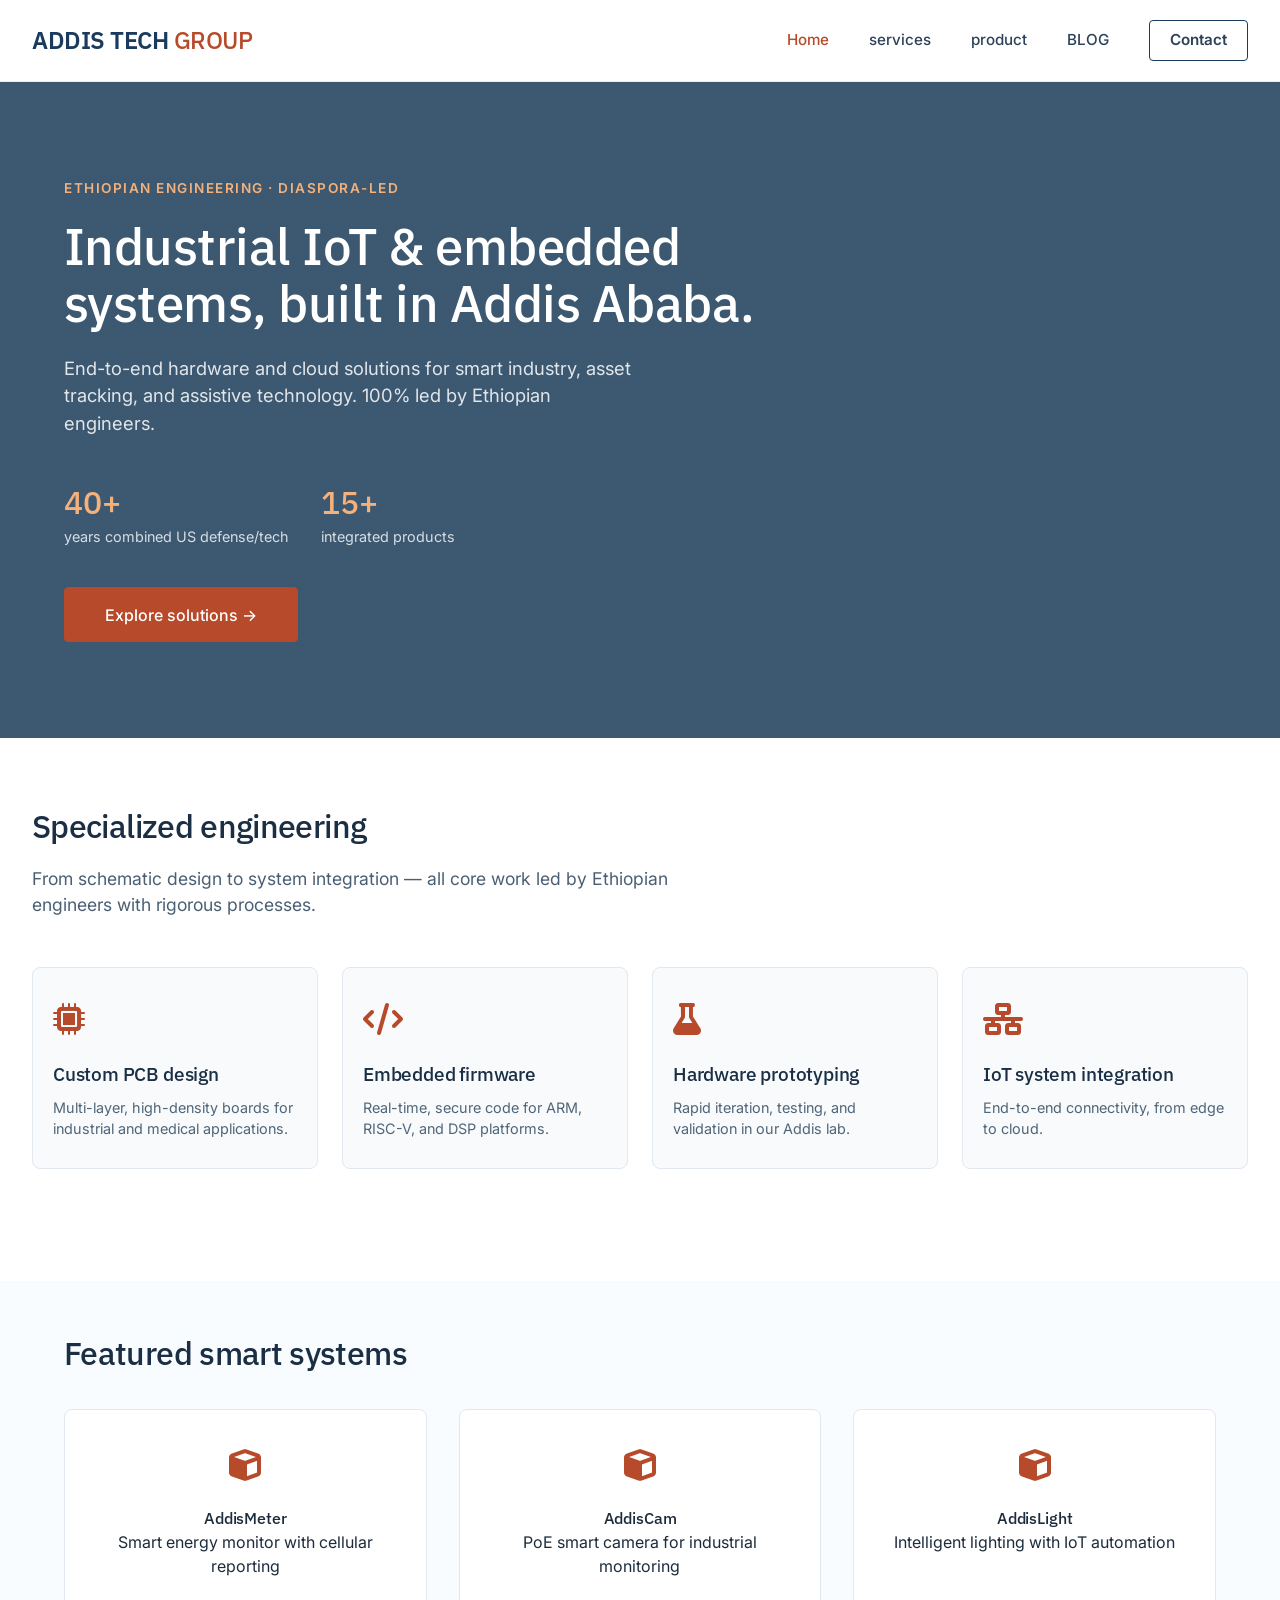
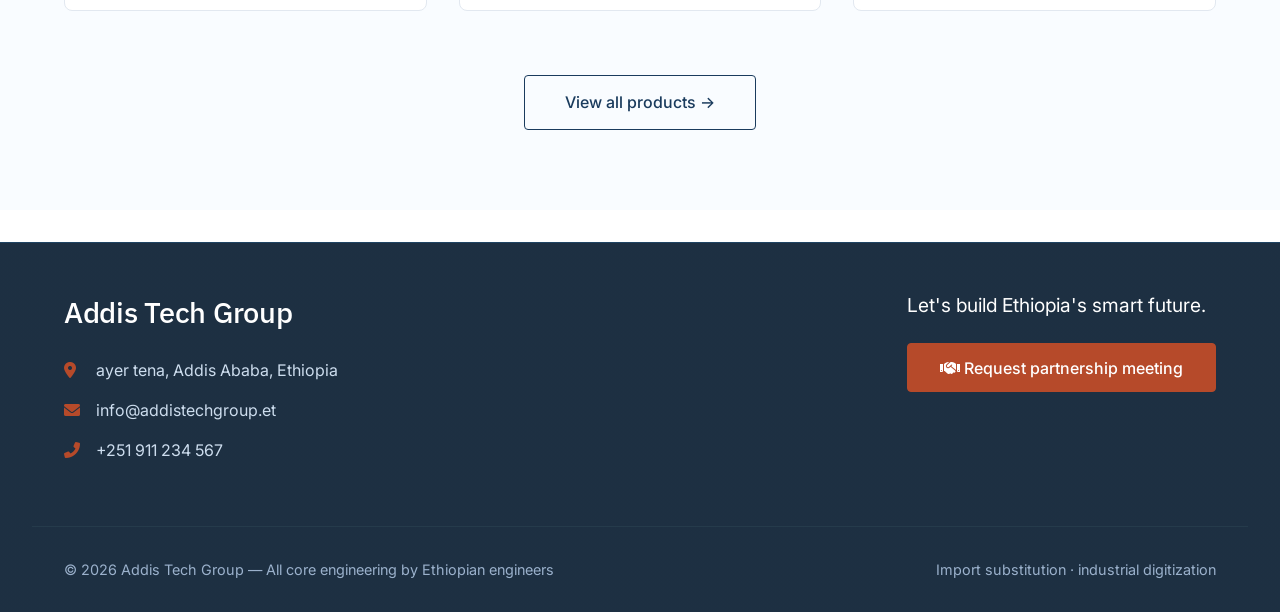
<file: index.html>
<!DOCTYPE html>
<html lang="en">
<head>
  <meta charset="UTF-8">
  <meta name="viewport" content="width=device-width, initial-scale=1.0">
  <title>Addis Tech Group | Industrial IoT & Embedded Engineering</title>
  <!-- Font Awesome 6 -->
  <link rel="stylesheet" href="https://cdnjs.cloudflare.com/ajax/libs/font-awesome/6.0.0-beta3/css/all.min.css">
  <!-- Google Fonts: Inter + IBM Plex Sans -->
  <link href="https://fonts.googleapis.com/css2?family=Inter:opsz,wght@14..32,300..700&family=IBM+Plex+Sans:wght@400;500;600&display=swap" rel="stylesheet">
  <!-- External CSS -->
  <link rel="stylesheet" href="style.css">
</head>
<body>
  <!-- Navigation (shared) -->
  <nav class="navbar">
    <div class="logo">ADDIS TECH <span>GROUP</span></div>
    <div class="nav-links">
      <a href="index.html" class="active">Home</a>
      <a href="solutions.html">services </a>
      <a href="platform.html">product</a>
      <a href="team.html">BLOG</a>
      <a href="contact.html" class="contact-link">Contact</a>
    </div>
  </nav>

  <!-- Hero Section with background image -->
  <section class="hero">
    <div class="container hero-grid">
      <div class="hero-content">
        <div class="hero-badge">Ethiopian engineering · diaspora-led</div>
        <h1>Industrial IoT & embedded systems, built in Addis Ababa.</h1>
        <p>End-to-end hardware and cloud solutions for smart industry, asset tracking, and assistive technology. 100% led by Ethiopian engineers.</p>
        <div class="hero-stats">
          <div class="stat"><span class="stat-number">40+</span> <span class="stat-label">years combined US defense/tech</span></div>
          <div class="stat"><span class="stat-number">15+</span> <span class="stat-label">integrated products</span></div>
        </div>
        <a href="solutions.html" class="hero-cta">Explore solutions →</a>
      </div>
      <!-- hero-image div removed -->
    </div>
  </section>

  <!-- Core capabilities -->
  <section class="container capabilities-section">
    <h2 class="section-title">Specialized engineering</h2>
    <div class="section-subhead">From schematic design to system integration — all core work led by Ethiopian engineers with rigorous processes.</div>
    <div class="capability-grid">
      <div class="cap-card">
        <div class="cap-icon"><i class="fas fa-microchip"></i></div>
        <h3>Custom PCB design</h3>
        <p>Multi-layer, high-density boards for industrial and medical applications.</p>
      </div>
      <div class="cap-card">
        <div class="cap-icon"><i class="fas fa-code"></i></div>
        <h3>Embedded firmware</h3>
        <p>Real-time, secure code for ARM, RISC-V, and DSP platforms.</p>
      </div>
      <div class="cap-card">
        <div class="cap-icon"><i class="fas fa-flask"></i></div>
        <h3>Hardware prototyping</h3>
        <p>Rapid iteration, testing, and validation in our Addis lab.</p>
      </div>
      <div class="cap-card">
        <div class="cap-icon"><i class="fas fa-network-wired"></i></div>
        <h3>IoT system integration</h3>
        <p>End-to-end connectivity, from edge to cloud.</p>
      </div>
    </div>
  </section>

  <!-- Featured products preview -->
  <section class="featured-preview">
    <div class="container">
      <h2 class="section-title">Featured smart systems</h2>
      <div class="preview-grid" id="featuredProducts"></div>
      <div class="center-btn">
        <a href="solutions.html" class="hero-cta" style="background: transparent; color:#1a3b5d; border:1px solid #1a3b5d;">View all products →</a>
      </div>
    </div>
  </section>

  <!-- Footer (shared) -->
  <footer class="footer">
    <div class="container footer-grid">
      <div class="footer-info">
        <h3>Addis Tech Group</h3>
        <p><i class="fas fa-map-marker-alt"></i> ayer tena, Addis Ababa, Ethiopia</p>
        <p><i class="fas fa-envelope"></i> info@addistechgroup.et</p>
        <p><i class="fas fa-phone-alt"></i> +251 911 234 567</p>
      </div>
      <div class="footer-cta">
        <p>Let's build Ethiopia's smart future.</p>
        <a href="contact.html"><i class="fas fa-handshake"></i> Request partnership meeting</a>
      </div>
    </div>
    <div class="container copyright">
      <span>© 2026 Addis Tech Group — All core engineering by Ethiopian engineers</span>
      <span>Import substitution · industrial digitization</span>
    </div>
  </footer>

  <script>
    // Minimal product data for featured preview
    const products = [
      { name: 'AddisMeter', desc: 'Smart energy monitor with cellular reporting' },
      { name: 'AddisCam', desc: 'PoE smart camera for industrial monitoring' },
      { name: 'AddisLight', desc: 'Intelligent lighting with IoT automation' },
      { name: 'AddisHearing', desc: 'Digital hearing aid with DSP processing' },
      { name: 'BlindStick', desc: 'Ultrasonic navigation for visually impaired' }
    ];
    // Load featured products (first 3)
    const featured = products.slice(0, 3);
    const featuredContainer = document.getElementById('featuredProducts');
    if (featuredContainer) {
      featuredContainer.innerHTML = featured.map(p => `
        <div class="preview-card">
          <div class="preview-icon"><i class="fas fa-cube"></i></div>
          <h4>${p.name}</h4>
          <p>${p.desc}</p>
        </div>
      `).join('');
    }
  </script>
</body>

</html>
</file>
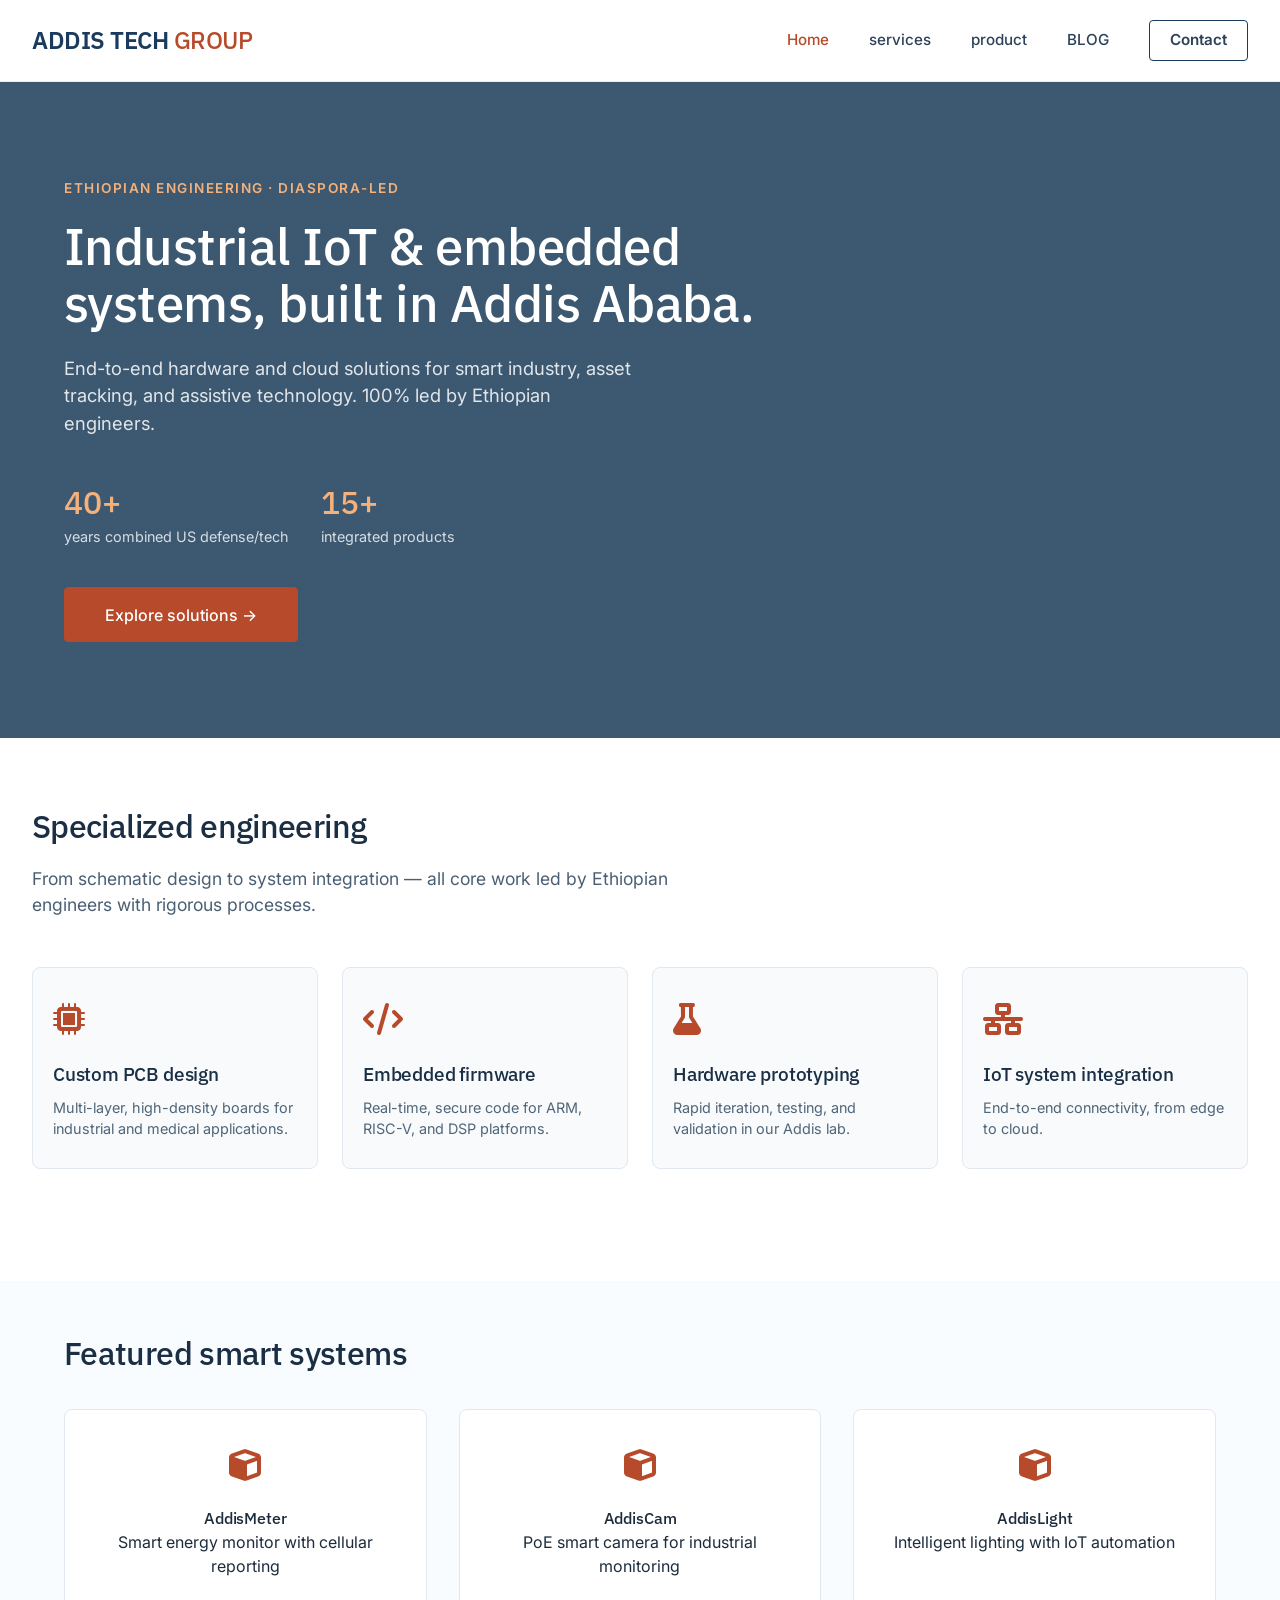
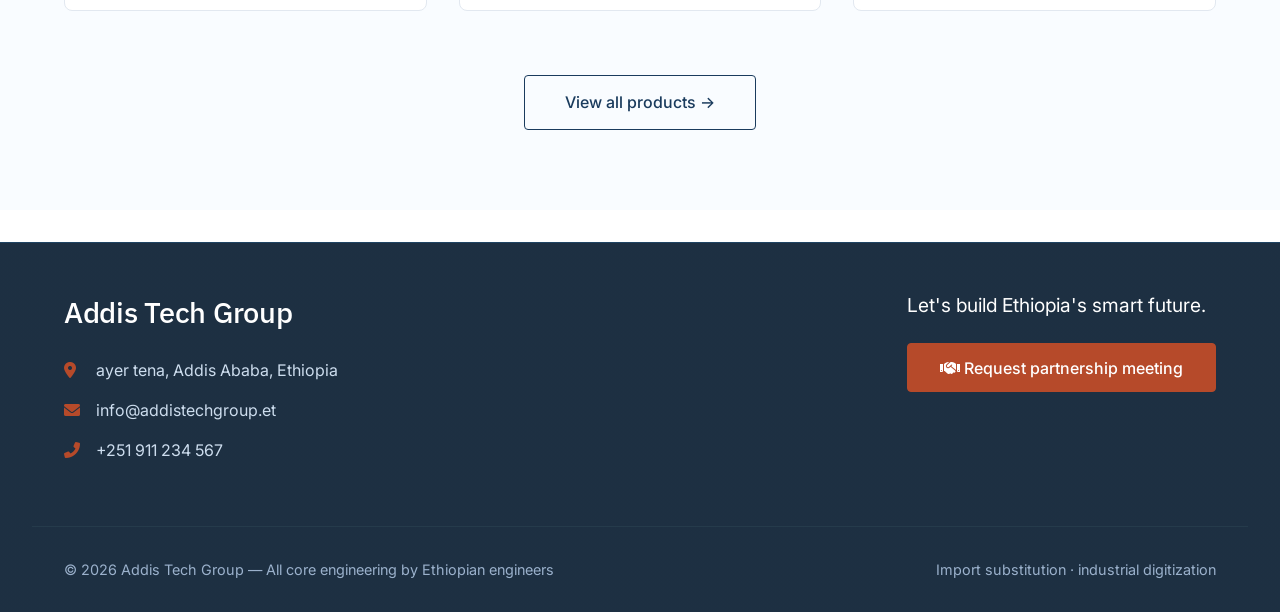
<file: addis/index.html>
<!DOCTYPE html>
<html lang="en">
<head>
  <meta charset="UTF-8">
  <meta name="viewport" content="width=device-width, initial-scale=1.0">
  <title>Addis Tech Group | Industrial IoT & Embedded Engineering</title>
  <!-- Font Awesome 6 -->
  <link rel="stylesheet" href="https://cdnjs.cloudflare.com/ajax/libs/font-awesome/6.0.0-beta3/css/all.min.css">
  <!-- Google Fonts: Inter + IBM Plex Sans -->
  <link href="https://fonts.googleapis.com/css2?family=Inter:opsz,wght@14..32,300..700&family=IBM+Plex+Sans:wght@400;500;600&display=swap" rel="stylesheet">
  <!-- External CSS -->
  <link rel="stylesheet" href="css/style.css">
</head>
<body>
  <!-- Navigation (shared) -->
  <nav class="navbar">
    <div class="logo">ADDIS TECH <span>GROUP</span></div>
    <div class="nav-links">
      <a href="index.html" class="active">Home</a>
      <a href="solutions.html">services </a>
      <a href="platform.html">product</a>
      <a href="team.html">BLOG</a>
      <a href="contact.html" class="contact-link">Contact</a>
    </div>
  </nav>

  <!-- Hero Section with background image -->
  <section class="hero">
    <div class="container hero-grid">
      <div class="hero-content">
        <div class="hero-badge">Ethiopian engineering · diaspora-led</div>
        <h1>Industrial IoT & embedded systems, built in Addis Ababa.</h1>
        <p>End-to-end hardware and cloud solutions for smart industry, asset tracking, and assistive technology. 100% led by Ethiopian engineers.</p>
        <div class="hero-stats">
          <div class="stat"><span class="stat-number">40+</span> <span class="stat-label">years combined US defense/tech</span></div>
          <div class="stat"><span class="stat-number">15+</span> <span class="stat-label">integrated products</span></div>
        </div>
        <a href="solutions.html" class="hero-cta">Explore solutions →</a>
      </div>
      <!-- hero-image div removed -->
    </div>
  </section>

  <!-- Core capabilities -->
  <section class="container capabilities-section">
    <h2 class="section-title">Specialized engineering</h2>
    <div class="section-subhead">From schematic design to system integration — all core work led by Ethiopian engineers with rigorous processes.</div>
    <div class="capability-grid">
      <div class="cap-card">
        <div class="cap-icon"><i class="fas fa-microchip"></i></div>
        <h3>Custom PCB design</h3>
        <p>Multi-layer, high-density boards for industrial and medical applications.</p>
      </div>
      <div class="cap-card">
        <div class="cap-icon"><i class="fas fa-code"></i></div>
        <h3>Embedded firmware</h3>
        <p>Real-time, secure code for ARM, RISC-V, and DSP platforms.</p>
      </div>
      <div class="cap-card">
        <div class="cap-icon"><i class="fas fa-flask"></i></div>
        <h3>Hardware prototyping</h3>
        <p>Rapid iteration, testing, and validation in our Addis lab.</p>
      </div>
      <div class="cap-card">
        <div class="cap-icon"><i class="fas fa-network-wired"></i></div>
        <h3>IoT system integration</h3>
        <p>End-to-end connectivity, from edge to cloud.</p>
      </div>
    </div>
  </section>

  <!-- Featured products preview -->
  <section class="featured-preview">
    <div class="container">
      <h2 class="section-title">Featured smart systems</h2>
      <div class="preview-grid" id="featuredProducts"></div>
      <div class="center-btn">
        <a href="solutions.html" class="hero-cta" style="background: transparent; color:#1a3b5d; border:1px solid #1a3b5d;">View all products →</a>
      </div>
    </div>
  </section>

  <!-- Footer (shared) -->
  <footer class="footer">
    <div class="container footer-grid">
      <div class="footer-info">
        <h3>Addis Tech Group</h3>
        <p><i class="fas fa-map-marker-alt"></i> ayer tena, Addis Ababa, Ethiopia</p>
        <p><i class="fas fa-envelope"></i> info@addistechgroup.et</p>
        <p><i class="fas fa-phone-alt"></i> +251 911 234 567</p>
      </div>
      <div class="footer-cta">
        <p>Let's build Ethiopia's smart future.</p>
        <a href="contact.html"><i class="fas fa-handshake"></i> Request partnership meeting</a>
      </div>
    </div>
    <div class="container copyright">
      <span>© 2026 Addis Tech Group — All core engineering by Ethiopian engineers</span>
      <span>Import substitution · industrial digitization</span>
    </div>
  </footer>

  <script>
    // Minimal product data for featured preview
    const products = [
      { name: 'AddisMeter', desc: 'Smart energy monitor with cellular reporting' },
      { name: 'AddisCam', desc: 'PoE smart camera for industrial monitoring' },
      { name: 'AddisLight', desc: 'Intelligent lighting with IoT automation' },
      { name: 'AddisHearing', desc: 'Digital hearing aid with DSP processing' },
      { name: 'BlindStick', desc: 'Ultrasonic navigation for visually impaired' }
    ];
    // Load featured products (first 3)
    const featured = products.slice(0, 3);
    const featuredContainer = document.getElementById('featuredProducts');
    if (featuredContainer) {
      featuredContainer.innerHTML = featured.map(p => `
        <div class="preview-card">
          <div class="preview-icon"><i class="fas fa-cube"></i></div>
          <h4>${p.name}</h4>
          <p>${p.desc}</p>
        </div>
      `).join('');
    }
  </script>
</body>
</html>
</file>
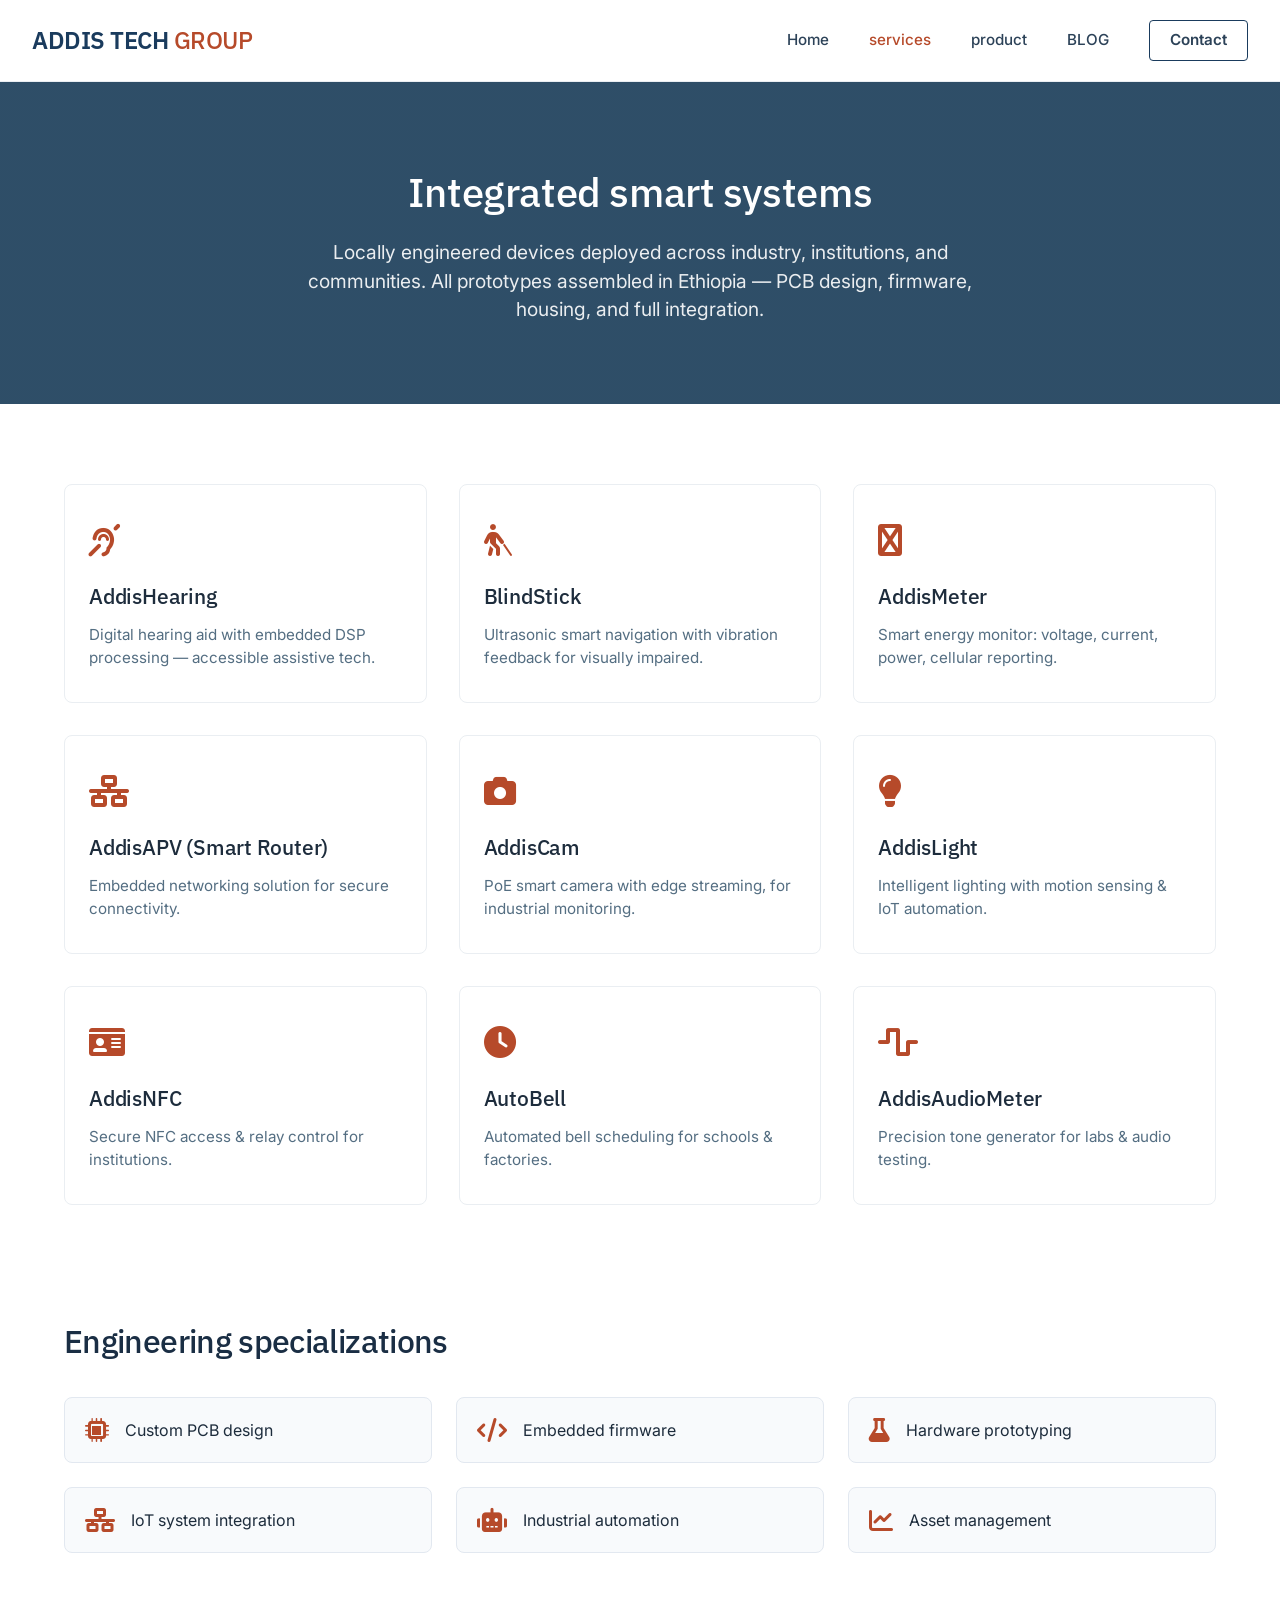
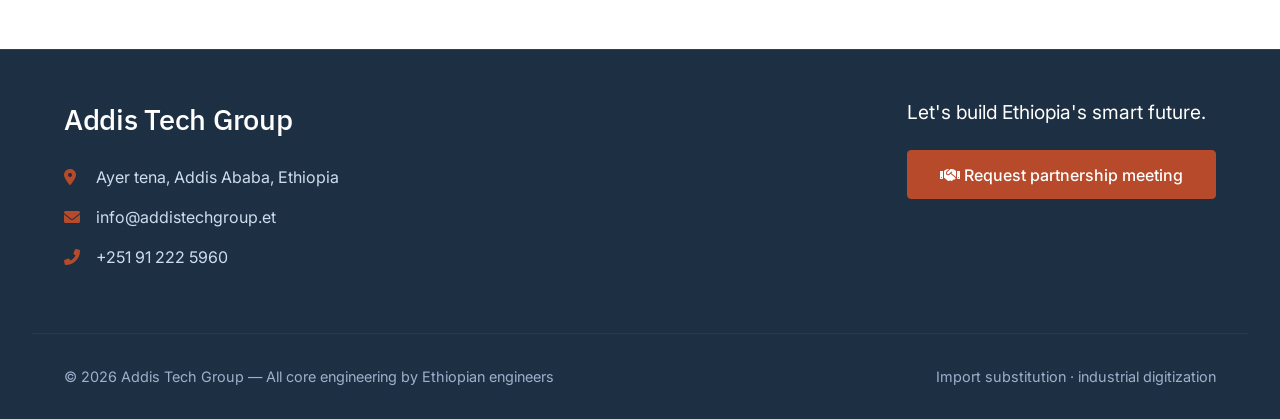
<file: solutions.html>
<!DOCTYPE html>
<html lang="en">
<head>
  <meta charset="UTF-8">
  <meta name="viewport" content="width=device-width, initial-scale=1.0">
  <title>Solutions | Addis Tech Group</title>
  <!-- Font Awesome 6 -->
  <link rel="stylesheet" href="https://cdnjs.cloudflare.com/ajax/libs/font-awesome/6.0.0-beta3/css/all.min.css">
  <!-- Google Fonts: Inter + IBM Plex Sans -->
  <link href="https://fonts.googleapis.com/css2?family=Inter:opsz,wght@14..32,300..700&family=IBM+Plex+Sans:wght@400;500;600&display=swap" rel="stylesheet">
  <!-- External CSS (same as index) -->
  <link rel="stylesheet" href="style.css">
</head>
<body>
  <!-- Navigation (shared) -->
   <nav class="navbar">
    <div class="logo">ADDIS TECH <span>GROUP</span></div>
    <div class="nav-links">
      <a href="index.html">Home</a>
      <a href="solutions.html" class="active">services </a>
      <a href="platform.html">product</a>
      <a href="team.html">BLOG</a>
      <a href="contact.html" class="contact-link">Contact</a>
    </div>
  </nav>

  <!-- Page header -->
  <section class="page-header">
    <div class="container">
      <h1>Integrated smart systems</h1>
      <p>Locally engineered devices deployed across industry, institutions, and communities. All prototypes assembled in Ethiopia — PCB design, firmware, housing, and full integration.</p>
    </div>
  </section>

  <!-- Full product grid (loaded from embedded data) -->
  <section class="product-showcase">
    <div class="container">
      <div class="product-grid-full" id="fullProductList"></div>
    </div>
  </section>

  <!-- Engineering specializations -->
  <section class="specializations">
    <div class="container">
      <h2 class="section-title">Engineering specializations</h2>
      <div class="spec-grid">
        <div class="spec-item">
          <i class="fas fa-microchip"></i>
          <span>Custom PCB design</span>
        </div>
        <div class="spec-item">
          <i class="fas fa-code"></i>
          <span>Embedded firmware</span>
        </div>
        <div class="spec-item">
          <i class="fas fa-flask"></i>
          <span>Hardware prototyping</span>
        </div>
        <div class="spec-item">
          <i class="fas fa-network-wired"></i>
          <span>IoT system integration</span>
        </div>
        <div class="spec-item">
          <i class="fas fa-robot"></i>
          <span>Industrial automation</span>
        </div>
        <div class="spec-item">
          <i class="fas fa-chart-line"></i>
          <span>Asset management</span>
        </div>
      </div>
    </div>
  </section>

  <!-- Footer (shared) -->
  <footer class="footer">
    <div class="container footer-grid">
      <div class="footer-info">
        <h3>Addis Tech Group</h3>
        <p><i class="fas fa-map-marker-alt"></i> Ayer tena, Addis Ababa, Ethiopia</p>
        <p><i class="fas fa-envelope"></i> info@addistechgroup.et</p>
        <p><i class="fas fa-phone-alt"></i> +251 91 222 5960</p>
      </div>
      <div class="footer-cta">
        <p>Let's build Ethiopia's smart future.</p>
        <a href="contact.html"><i class="fas fa-handshake"></i> Request partnership meeting</a>
      </div>
    </div>
    <div class="container copyright">
      <span>© 2026 Addis Tech Group — All core engineering by Ethiopian engineers</span>
      <span>Import substitution · industrial digitization</span>
    </div>
  </footer>

  <script>
    // Full product list (from original PDF content)
    const products = [
      { name: 'AddisHearing', desc: 'Digital hearing aid with embedded DSP processing — accessible assistive tech.', icon: 'fa-ear-deaf' },
      { name: 'BlindStick', desc: 'Ultrasonic smart navigation with vibration feedback for visually impaired.', icon: 'fa-blind' },
      { name: 'AddisMeter', desc: 'Smart energy monitor: voltage, current, power, cellular reporting.', icon: 'fa-gauge-high' },
      { name: 'AddisAPV (Smart Router)', desc: 'Embedded networking solution for secure connectivity.', icon: 'fa-network-wired' },
      { name: 'AddisCam', desc: 'PoE smart camera with edge streaming, for industrial monitoring.', icon: 'fa-camera' },
      { name: 'AddisLight', desc: 'Intelligent lighting with motion sensing & IoT automation.', icon: 'fa-lightbulb' },
      { name: 'AddisNFC', desc: 'Secure NFC access & relay control for institutions.', icon: 'fa-id-card' },
      { name: 'AutoBell', desc: 'Automated bell scheduling for schools & factories.', icon: 'fa-clock' },
      { name: 'AddisAudioMeter', desc: 'Precision tone generator for labs & audio testing.', icon: 'fa-wave-square' }
    ];

    // Render all products
    const fullContainer = document.getElementById('fullProductList');
    if (fullContainer) {
      fullContainer.innerHTML = products.map(p => `
        <div class="product-card">
          <div class="product-icon"><i class="fas ${p.icon}"></i></div>
          <h3>${p.name}</h3>
          <p>${p.desc}</p>
        </div>
      `).join('');
    }
  </script>

  <!-- Optional fallback for older browsers (Font Awesome icons) -->
  <style>
    /* ensure icon fallbacks (already in style.css, but duplicate safe) */
    .fa-gauge-high:before { content: "\f638"; }
    .fa-wave-square:before { content: "\f83e"; }
    .fa-id-card:before { content: "\f2c2"; }
    .fa-clock:before { content: "\f017"; }
    .fa-blind:before { content: "\f29d"; }
  </style>
</body>

</html>
</file>
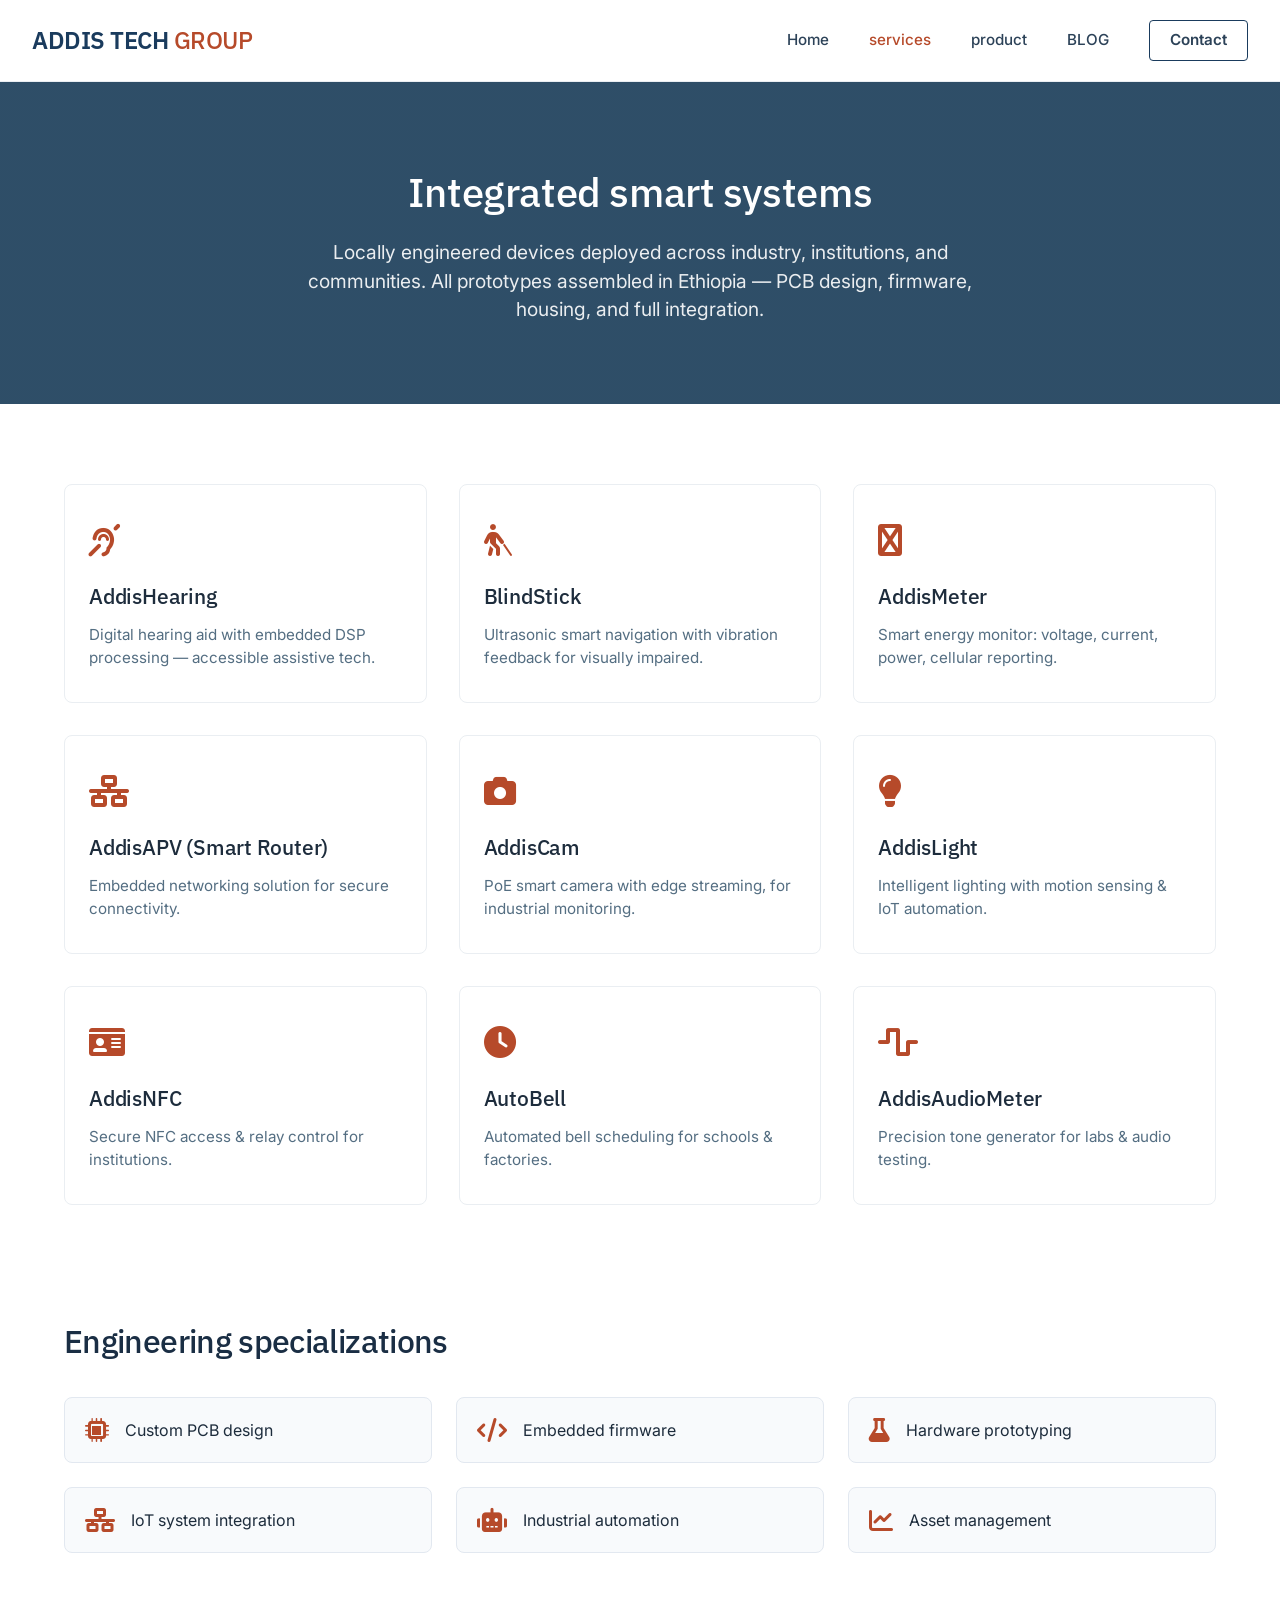
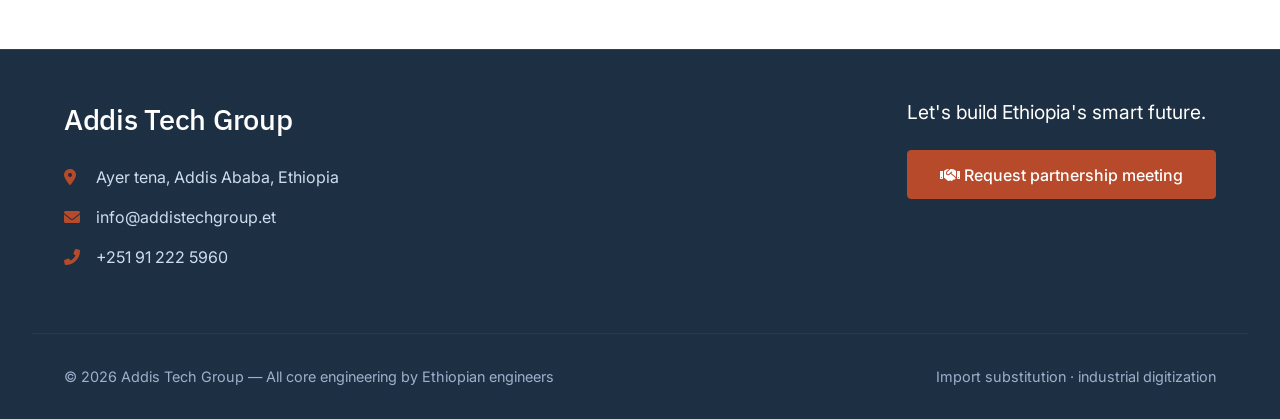
<file: addis/solutions.html>
<!DOCTYPE html>
<html lang="en">
<head>
  <meta charset="UTF-8">
  <meta name="viewport" content="width=device-width, initial-scale=1.0">
  <title>Solutions | Addis Tech Group</title>
  <!-- Font Awesome 6 -->
  <link rel="stylesheet" href="https://cdnjs.cloudflare.com/ajax/libs/font-awesome/6.0.0-beta3/css/all.min.css">
  <!-- Google Fonts: Inter + IBM Plex Sans -->
  <link href="https://fonts.googleapis.com/css2?family=Inter:opsz,wght@14..32,300..700&family=IBM+Plex+Sans:wght@400;500;600&display=swap" rel="stylesheet">
  <!-- External CSS (same as index) -->
  <link rel="stylesheet" href="css/style.css">
</head>
<body>
  <!-- Navigation (shared) -->
   <nav class="navbar">
    <div class="logo">ADDIS TECH <span>GROUP</span></div>
    <div class="nav-links">
      <a href="index.html">Home</a>
      <a href="solutions.html" class="active">services </a>
      <a href="platform.html">product</a>
      <a href="team.html">BLOG</a>
      <a href="contact.html" class="contact-link">Contact</a>
    </div>
  </nav>

  <!-- Page header -->
  <section class="page-header">
    <div class="container">
      <h1>Integrated smart systems</h1>
      <p>Locally engineered devices deployed across industry, institutions, and communities. All prototypes assembled in Ethiopia — PCB design, firmware, housing, and full integration.</p>
    </div>
  </section>

  <!-- Full product grid (loaded from embedded data) -->
  <section class="product-showcase">
    <div class="container">
      <div class="product-grid-full" id="fullProductList"></div>
    </div>
  </section>

  <!-- Engineering specializations -->
  <section class="specializations">
    <div class="container">
      <h2 class="section-title">Engineering specializations</h2>
      <div class="spec-grid">
        <div class="spec-item">
          <i class="fas fa-microchip"></i>
          <span>Custom PCB design</span>
        </div>
        <div class="spec-item">
          <i class="fas fa-code"></i>
          <span>Embedded firmware</span>
        </div>
        <div class="spec-item">
          <i class="fas fa-flask"></i>
          <span>Hardware prototyping</span>
        </div>
        <div class="spec-item">
          <i class="fas fa-network-wired"></i>
          <span>IoT system integration</span>
        </div>
        <div class="spec-item">
          <i class="fas fa-robot"></i>
          <span>Industrial automation</span>
        </div>
        <div class="spec-item">
          <i class="fas fa-chart-line"></i>
          <span>Asset management</span>
        </div>
      </div>
    </div>
  </section>

  <!-- Footer (shared) -->
  <footer class="footer">
    <div class="container footer-grid">
      <div class="footer-info">
        <h3>Addis Tech Group</h3>
        <p><i class="fas fa-map-marker-alt"></i> Ayer tena, Addis Ababa, Ethiopia</p>
        <p><i class="fas fa-envelope"></i> info@addistechgroup.et</p>
        <p><i class="fas fa-phone-alt"></i> +251 91 222 5960</p>
      </div>
      <div class="footer-cta">
        <p>Let's build Ethiopia's smart future.</p>
        <a href="contact.html"><i class="fas fa-handshake"></i> Request partnership meeting</a>
      </div>
    </div>
    <div class="container copyright">
      <span>© 2026 Addis Tech Group — All core engineering by Ethiopian engineers</span>
      <span>Import substitution · industrial digitization</span>
    </div>
  </footer>

  <script>
    // Full product list (from original PDF content)
    const products = [
      { name: 'AddisHearing', desc: 'Digital hearing aid with embedded DSP processing — accessible assistive tech.', icon: 'fa-ear-deaf' },
      { name: 'BlindStick', desc: 'Ultrasonic smart navigation with vibration feedback for visually impaired.', icon: 'fa-blind' },
      { name: 'AddisMeter', desc: 'Smart energy monitor: voltage, current, power, cellular reporting.', icon: 'fa-gauge-high' },
      { name: 'AddisAPV (Smart Router)', desc: 'Embedded networking solution for secure connectivity.', icon: 'fa-network-wired' },
      { name: 'AddisCam', desc: 'PoE smart camera with edge streaming, for industrial monitoring.', icon: 'fa-camera' },
      { name: 'AddisLight', desc: 'Intelligent lighting with motion sensing & IoT automation.', icon: 'fa-lightbulb' },
      { name: 'AddisNFC', desc: 'Secure NFC access & relay control for institutions.', icon: 'fa-id-card' },
      { name: 'AutoBell', desc: 'Automated bell scheduling for schools & factories.', icon: 'fa-clock' },
      { name: 'AddisAudioMeter', desc: 'Precision tone generator for labs & audio testing.', icon: 'fa-wave-square' }
    ];

    // Render all products
    const fullContainer = document.getElementById('fullProductList');
    if (fullContainer) {
      fullContainer.innerHTML = products.map(p => `
        <div class="product-card">
          <div class="product-icon"><i class="fas ${p.icon}"></i></div>
          <h3>${p.name}</h3>
          <p>${p.desc}</p>
        </div>
      `).join('');
    }
  </script>

  <!-- Optional fallback for older browsers (Font Awesome icons) -->
  <style>
    /* ensure icon fallbacks (already in style.css, but duplicate safe) */
    .fa-gauge-high:before { content: "\f638"; }
    .fa-wave-square:before { content: "\f83e"; }
    .fa-id-card:before { content: "\f2c2"; }
    .fa-clock:before { content: "\f017"; }
    .fa-blind:before { content: "\f29d"; }
  </style>
</body>
</html>
</file>
<file: style.css>
/* ===== GLOBAL STYLES ===== */
* {
  margin: 0;
  padding: 0;
  box-sizing: border-box;
}

body {
  font-family: 'Inter', sans-serif;
  background-color: #ffffff;
  color: #1d2c3c;
  line-height: 1.5;
  -webkit-font-smoothing: antialiased;
}

h1, h2, h3, h4, .heading {
  font-family: 'IBM Plex Sans', sans-serif;
  font-weight: 500;
  letter-spacing: -0.01em;
}

.container {
  max-width: 1280px;
  margin: 0 auto;
  padding: 0 2rem;
}

/* ===== NAVIGATION ===== */
.navbar {
  display: flex;
  justify-content: space-between;
  align-items: center;
  padding: 1.25rem 2rem;
  border-bottom: 1px solid #eaeef2;
  background: #ffffff;
  position: sticky;
  top: 0;
  z-index: 100;
}

.logo {
  font-size: 1.5rem;
  font-weight: 600;
  font-family: 'IBM Plex Sans', sans-serif;
  color: #1a3b5d;
  letter-spacing: -0.02em;
}

.logo span {
  color: #b64a2a;
  font-weight: 500;
}

.nav-links {
  display: flex;
  gap: 2.5rem;
  align-items: center;
}

.nav-links a {
  text-decoration: none;
  color: #2c4258;
  font-weight: 500;
  font-size: 0.95rem;
  transition: color 0.2s;
}

.nav-links a:hover,
.nav-links a.active {
  color: #b64a2a;
}

.nav-links .contact-link {
  padding: 0.5rem 1.25rem;
  border: 1px solid #1a3b5d;
  border-radius: 4px;
  font-weight: 600;
}

.nav-links .contact-link:hover {
  background: #1a3b5d;
  color: white;
}

/* ===== TYPOGRAPHY ===== */
.section-title {
  font-size: 2rem;
  font-weight: 500;
  color: #1a2e44;
  margin-bottom: 1rem;
  letter-spacing: -0.02em;
}

.section-subhead {
  font-size: 1.1rem;
  color: #4a5f73;
  max-width: 720px;
  margin-bottom: 2.5rem;
  font-weight: 400;
}

.text-accent {
  color: #b64a2a;
  font-weight: 500;
}

/* ===== BUTTONS ===== */
.hero-cta {
  display: inline-block;
  background: #b64a2a;
  color: white;
  padding: 0.9rem 2.5rem;
  border-radius: 4px;
  text-decoration: none;
  font-weight: 500;
  font-size: 1rem;
  border: 1px solid #b64a2a;
  transition: 0.2s;
  margin-top: 1rem;
}

.hero-cta:hover {
  background: transparent;
  color: white;
  border-color: white;
}

/* ===== HERO SECTION (with background image) ===== */
.hero {
  padding: 6rem 2rem;                /* increased padding for better spacing */
  background: linear-gradient(rgba(10, 47, 77, 0.8), rgba(10, 47, 77, 0.8)), 
              url('https://images.unsplash.com/photo-1518770660439-4636190af475?w=1400&auto=format') center/cover no-repeat;
  /* dark overlay + background image */
  color: white;
  text-align: left;                   /* keep text left-aligned */
}

.hero-grid {
  display: flex;
  align-items: center;
  gap: 3rem;
}

.hero-content {
  flex: 1;
  max-width: 700px;
}

.hero-badge {
  font-size: 0.85rem;
  text-transform: uppercase;
  letter-spacing: 1.5px;
  color: #f5b17b;                    /* lighter orange for contrast */
  margin-bottom: 1.25rem;
  font-weight: 600;
}

.hero-content h1 {
  font-size: 3.2rem;
  line-height: 1.1;
  font-weight: 500;
  color: white;                       /* white text on dark background */
  margin-bottom: 1.5rem;
}

.hero-content p {
  font-size: 1.15rem;
  color: rgba(255,255,255,0.85);      /* slightly transparent white */
  max-width: 580px;
  margin-bottom: 2rem;
}

.hero-stats {
  display: flex;
  gap: 2rem;
  margin: 2.5rem 0 1.5rem;
}

.stat {
  display: flex;
  flex-direction: column;
}

.stat-number {
  font-size: 2rem;
  font-weight: 500;
  font-family: 'IBM Plex Sans', sans-serif;
  color: #f5b17b;                     /* accent color for numbers */
}

.stat-label {
  font-size: 0.9rem;
  color: rgba(255,255,255,0.8);
}

/* ===== CAPABILITIES ===== */
.capabilities-section {
  padding: 4rem 2rem;
}

.capability-grid {
  display: grid;
  grid-template-columns: repeat(4, 1fr);
  gap: 1.5rem;
  margin: 3rem 0;
}

.cap-card {
  background: #f8fafc;
  border: 1px solid #e2e8f0;
  border-radius: 8px;
  padding: 1.75rem 1.25rem;
  transition: 0.15s;
}

.cap-card:hover {
  border-color: #b64a2a40;
  background: #ffffff;
  box-shadow: 0 8px 20px rgba(0,20,40,0.04);
}

.cap-icon {
  font-size: 2rem;
  color: #b64a2a;
  margin-bottom: 1rem;
}

.cap-card h3 {
  font-size: 1.2rem;
  margin-bottom: 0.5rem;
  color: #1a2e44;
}

.cap-card p {
  color: #4f6579;
  font-size: 0.9rem;
  line-height: 1.5;
}

/* ===== PRODUCTS ===== */
.product-showcase {
  padding: 3rem 2rem;
  background: #ffffff;
}

.product-grid-full {
  display: grid;
  grid-template-columns: repeat(3, 1fr);
  gap: 2rem;
  margin-top: 2rem;
}

.product-card {
  background: #ffffff;
  border: 1px solid #eaeef2;
  border-radius: 8px;
  padding: 2rem 1.5rem;
  transition: 0.2s;
}

.product-card:hover {
  border-color: #b64a2a60;
  box-shadow: 0 10px 25px rgba(0,20,40,0.05);
}

.product-icon {
  font-size: 2rem;
  color: #b64a2a;
  margin-bottom: 1rem;
}

.product-card h3 {
  font-size: 1.3rem;
  margin-bottom: 0.75rem;
}

.product-card p {
  color: #546e82;
  font-size: 0.95rem;
}

/* ===== FEATURED PREVIEW ===== */
.featured-preview {
  padding: 3rem 2rem 5rem;
  background: #f9fcff;
}

.preview-grid {
  display: grid;
  grid-template-columns: repeat(3, 1fr);
  gap: 2rem;
  margin: 2rem 0 3rem;
}

.preview-card {
  background: white;
  border: 1px solid #e2e8f0;
  border-radius: 8px;
  padding: 2rem 1.5rem;
  text-align: center;
}

.preview-icon {
  font-size: 2rem;
  color: #b64a2a;
  margin-bottom: 1rem;
}

.center-btn {
  text-align: center;
}


/* ===== PAGE HEADER (with background image) ===== */
.page-header {
  background: linear-gradient(rgba(10, 47, 77, 0.85), rgba(10, 47, 77, 0.85)), 
              url('https://images.unsplash.com/photo-1518770660439-4636190af475?w=1400&auto=format') center/cover no-repeat;
  padding: 5rem 2rem;
  text-align: center;
  color: white;
}

.page-header h1 {
  font-size: 2.5rem;
  margin-bottom: 1rem;
  color: white;
}

.page-header p {
  font-size: 1.2rem;
  color: rgba(255,255,255,0.9);
  max-width: 720px;
  margin: 0 auto;
}

/* ===== SPECIALIZATIONS ===== */
.specializations {
  padding: 4rem 2rem;
  background: #ffffff;
}

.spec-grid {
  display: grid;
  grid-template-columns: repeat(3, 1fr);
  gap: 1.5rem;
  margin-top: 2rem;
}

.spec-item {
  display: flex;
  align-items: center;
  gap: 1rem;
  padding: 1.25rem;
  background: #f8fafc;
  border-radius: 8px;
  border: 1px solid #e2e8f0;
}

.spec-item i {
  font-size: 1.5rem;
  color: #b64a2a;
}

/* ===== PLATFORM PAGES ===== */
/* ===== PLATFORM HERO (with background image) ===== */
.platform-hero {
  background: linear-gradient(rgba(10, 47, 77, 0.85), rgba(10, 47, 77, 0.85)),
              url('https://images.unsplash.com/photo-1558494949-ef010cbdcc31?w=1400&auto=format') center/cover no-repeat;
  padding: 5rem 2rem;
  text-align: center;
  color: white;
}

.platform-hero h1 {
  font-size: 3rem;
  margin-bottom: 1.5rem;
  color: white;
}

.platform-hero .text-accent {
  color: #f5b17b;  /* lighter orange for contrast */
}

.platform-subhead {
  font-size: 1.2rem;
  color: #e7eae8;
  max-width: 720px;
  margin: 0 auto;
}

.platform-features {
  padding: 5rem 2rem;
}

.features-grid {
  display: grid;
  grid-template-columns: repeat(3, 1fr);
  gap: 2rem;
}

.feature-card {
  padding: 2rem;
  background: #ffffff;
  border: 1px solid #eaeef2;
  border-radius: 8px;
  text-align: center;
}

.feature-card i {
  font-size: 2.5rem;
  color: #b64a2a;
  margin-bottom: 1rem;
}

.feature-card h3 {
  margin-bottom: 0.75rem;
}

.feature-card p {
  color: #546e82;
}

.integration {
  padding: 4rem 2rem;
  background: #f8fafc;
}

.integration-grid {
  display: grid;
  grid-template-columns: repeat(4, 1fr);
  gap: 1.5rem;
  margin-top: 2rem;
}

.integration-item {
  text-align: center;
  padding: 2rem 1rem;
  background: white;
  border-radius: 8px;
  border: 1px solid #e2e8f0;
}

.integration-item i {
  font-size: 2rem;
  color: #b64a2a;
  margin-bottom: 1rem;
}

/* ===== TEAM PAGE ===== */
.mission-vision {
  padding: 4rem 2rem;
}

.mv-grid {
  display: grid;
  grid-template-columns: repeat(2, 1fr);
  gap: 2rem;
}

.mv-card {
  padding: 2.5rem;
  background: #f8fafc;
  border-radius: 8px;
  border-left: 4px solid #b64a2a;
}

.mv-card h2 {
  margin-bottom: 1rem;
  color: #0f293f;
}

.leadership {
  padding: 3rem 2rem;
  background: #f1f5f9;
}

.leadership-grid {
  display: grid;
  grid-template-columns: repeat(2, 1fr);
  gap: 2rem;
  margin-top: 2rem;
}

.leader-card {
  background: white;
  padding: 2rem;
  border-radius: 8px;
  border: 1px solid #e2e8f0;
}

.leader-icon {
  font-size: 2rem;
  color: #b64a2a;
  margin-bottom: 1rem;
}

.values {
  padding: 4rem 2rem;
}

.values-grid {
  display: grid;
  grid-template-columns: repeat(4, 1fr);
  gap: 1.5rem;
  margin-top: 2rem;
}

.value-item {
  text-align: center;
  padding: 2rem 1rem;
  background: #ffffff;
  border: 1px solid #eaeef2;
  border-radius: 8px;
}

.value-item i {
  font-size: 2rem;
  color: #b64a2a;
  margin-bottom: 1rem;
}

/* ===== CONTACT PAGE ===== */
.contact-section {
  padding: 4rem 2rem;
}

.contact-grid {
  display: grid;
  grid-template-columns: 1fr 1.5fr;
  gap: 3rem;
}

.contact-info-card {
  padding: 2rem;
  background: #f8fafc;
  border-radius: 8px;
  border: 1px solid #e2e8f0;
}

.contact-detail {
  display: flex;
  gap: 1rem;
  margin: 2rem 0;
}

.contact-detail i {
  font-size: 1.5rem;
  color: #b64a2a;
  min-width: 2rem;
}

.contact-detail h4 {
  margin-bottom: 0.25rem;
}

.partnership-card {
  padding: 2rem;
  background: #ffffff;
  border: 1px solid #e2e8f0;
  border-radius: 8px;
}

.contact-form {
  display: flex;
  flex-direction: column;
  gap: 1rem;
  margin-top: 2rem;
}

.contact-form input,
.contact-form select,
.contact-form textarea {
  padding: 0.9rem 1rem;
  border: 1px solid #d0ddee;
  border-radius: 4px;
  font-family: 'Inter', sans-serif;
  font-size: 0.95rem;
}

.submit-btn {
  background: #1a3b5d;
  color: white;
  padding: 1rem;
  border: none;
  border-radius: 4px;
  font-weight: 600;
  cursor: pointer;
  transition: 0.2s;
}

.submit-btn:hover {
  background: #0f293f;
}

.success-message {
  background: #e6f7e6;
  border: 1px solid #a0d8a0;
  padding: 2rem;
  border-radius: 8px;
  text-align: center;
  color: #2c5a2c;
}

/* ===== FOOTER (with subtle background image) ===== */
.footer {
  background: linear-gradient(rgba(10, 30, 50, 0.92), rgba(10, 30, 50, 0.92)),
              url('https://images.unsplash.com/photo-1518770660439-4636190af475?w=1400&auto=format') center/cover no-repeat;
  color: #cdddee;
  padding: 3rem 2rem 2rem;
  margin-top: 2rem;
  border-top: 1px solid #1f4463;
}

.footer-grid {
  display: flex;
  flex-wrap: wrap;
  justify-content: space-between;
  gap: 3rem;
}

.footer-info h3 {
  color: white;
  margin-bottom: 1.5rem;
  font-size: 1.8rem;
}

.footer-info p {
  margin: 1rem 0;
  display: flex;
  align-items: center;
  gap: 0.75rem;
  color: #cdddee;
}

.footer-info i {
  color: #b64a2a;
  width: 1.25rem;
}

.footer-cta p {
  font-size: 1.2rem;
  color: white;
  margin-bottom: 1rem;
}

.footer-cta a {
  color: white;
  background: #b64a2a;
  padding: 0.7rem 2rem;
  border-radius: 4px;
  text-decoration: none;
  display: inline-block;
  margin-top: 0.5rem;
  border: 1px solid #b64a2a;
  transition: 0.2s;
  font-weight: 500;
}

.footer-cta a:hover {
  background: transparent;
  color: white;
  border-color: #b64a2a;
}

.copyright {
  border-top: 1px solid #253b4b;
  margin-top: 3rem;
  padding-top: 2rem;
  font-size: 0.9rem;
  display: flex;
  justify-content: space-between;
  color: #9bb1cc;
}
/* ===== RESPONSIVE ===== */
@media (max-width: 1000px) {
  .capability-grid,
  .product-grid-full,
  .preview-grid,
  .features-grid,
  .integration-grid,
  .values-grid {
    grid-template-columns: repeat(2, 1fr);
  }
  
  .hero-grid {
    flex-direction: column;
  }
  
  .contact-grid {
    grid-template-columns: 1fr;
  }
}

@media (max-width: 700px) {
  .navbar {
    flex-direction: column;
    gap: 1rem;
  }
  
  .nav-links {
    flex-wrap: wrap;
    gap: 1.2rem;
  }
  
  .capability-grid,
  .product-grid-full,
  .preview-grid,
  .features-grid,
  .integration-grid,
  .values-grid,
  .mv-grid,
  .leadership-grid,
  .spec-grid {
    grid-template-columns: 1fr;
  }
  
  .hero-content h1 {
    font-size: 2.2rem;
  }
}
</file>
<file: addis/css/style.css>
/* ===== GLOBAL STYLES ===== */
* {
  margin: 0;
  padding: 0;
  box-sizing: border-box;
}

body {
  font-family: 'Inter', sans-serif;
  background-color: #ffffff;
  color: #1d2c3c;
  line-height: 1.5;
  -webkit-font-smoothing: antialiased;
}

h1, h2, h3, h4, .heading {
  font-family: 'IBM Plex Sans', sans-serif;
  font-weight: 500;
  letter-spacing: -0.01em;
}

.container {
  max-width: 1280px;
  margin: 0 auto;
  padding: 0 2rem;
}

/* ===== NAVIGATION ===== */
.navbar {
  display: flex;
  justify-content: space-between;
  align-items: center;
  padding: 1.25rem 2rem;
  border-bottom: 1px solid #eaeef2;
  background: #ffffff;
  position: sticky;
  top: 0;
  z-index: 100;
}

.logo {
  font-size: 1.5rem;
  font-weight: 600;
  font-family: 'IBM Plex Sans', sans-serif;
  color: #1a3b5d;
  letter-spacing: -0.02em;
}

.logo span {
  color: #b64a2a;
  font-weight: 500;
}

.nav-links {
  display: flex;
  gap: 2.5rem;
  align-items: center;
}

.nav-links a {
  text-decoration: none;
  color: #2c4258;
  font-weight: 500;
  font-size: 0.95rem;
  transition: color 0.2s;
}

.nav-links a:hover,
.nav-links a.active {
  color: #b64a2a;
}

.nav-links .contact-link {
  padding: 0.5rem 1.25rem;
  border: 1px solid #1a3b5d;
  border-radius: 4px;
  font-weight: 600;
}

.nav-links .contact-link:hover {
  background: #1a3b5d;
  color: white;
}

/* ===== TYPOGRAPHY ===== */
.section-title {
  font-size: 2rem;
  font-weight: 500;
  color: #1a2e44;
  margin-bottom: 1rem;
  letter-spacing: -0.02em;
}

.section-subhead {
  font-size: 1.1rem;
  color: #4a5f73;
  max-width: 720px;
  margin-bottom: 2.5rem;
  font-weight: 400;
}

.text-accent {
  color: #b64a2a;
  font-weight: 500;
}

/* ===== BUTTONS ===== */
.hero-cta {
  display: inline-block;
  background: #b64a2a;
  color: white;
  padding: 0.9rem 2.5rem;
  border-radius: 4px;
  text-decoration: none;
  font-weight: 500;
  font-size: 1rem;
  border: 1px solid #b64a2a;
  transition: 0.2s;
  margin-top: 1rem;
}

.hero-cta:hover {
  background: transparent;
  color: white;
  border-color: white;
}

/* ===== HERO SECTION (with background image) ===== */
.hero {
  padding: 6rem 2rem;                /* increased padding for better spacing */
  background: linear-gradient(rgba(10, 47, 77, 0.8), rgba(10, 47, 77, 0.8)), 
              url('https://images.unsplash.com/photo-1518770660439-4636190af475?w=1400&auto=format') center/cover no-repeat;
  /* dark overlay + background image */
  color: white;
  text-align: left;                   /* keep text left-aligned */
}

.hero-grid {
  display: flex;
  align-items: center;
  gap: 3rem;
}

.hero-content {
  flex: 1;
  max-width: 700px;
}

.hero-badge {
  font-size: 0.85rem;
  text-transform: uppercase;
  letter-spacing: 1.5px;
  color: #f5b17b;                    /* lighter orange for contrast */
  margin-bottom: 1.25rem;
  font-weight: 600;
}

.hero-content h1 {
  font-size: 3.2rem;
  line-height: 1.1;
  font-weight: 500;
  color: white;                       /* white text on dark background */
  margin-bottom: 1.5rem;
}

.hero-content p {
  font-size: 1.15rem;
  color: rgba(255,255,255,0.85);      /* slightly transparent white */
  max-width: 580px;
  margin-bottom: 2rem;
}

.hero-stats {
  display: flex;
  gap: 2rem;
  margin: 2.5rem 0 1.5rem;
}

.stat {
  display: flex;
  flex-direction: column;
}

.stat-number {
  font-size: 2rem;
  font-weight: 500;
  font-family: 'IBM Plex Sans', sans-serif;
  color: #f5b17b;                     /* accent color for numbers */
}

.stat-label {
  font-size: 0.9rem;
  color: rgba(255,255,255,0.8);
}

/* ===== CAPABILITIES ===== */
.capabilities-section {
  padding: 4rem 2rem;
}

.capability-grid {
  display: grid;
  grid-template-columns: repeat(4, 1fr);
  gap: 1.5rem;
  margin: 3rem 0;
}

.cap-card {
  background: #f8fafc;
  border: 1px solid #e2e8f0;
  border-radius: 8px;
  padding: 1.75rem 1.25rem;
  transition: 0.15s;
}

.cap-card:hover {
  border-color: #b64a2a40;
  background: #ffffff;
  box-shadow: 0 8px 20px rgba(0,20,40,0.04);
}

.cap-icon {
  font-size: 2rem;
  color: #b64a2a;
  margin-bottom: 1rem;
}

.cap-card h3 {
  font-size: 1.2rem;
  margin-bottom: 0.5rem;
  color: #1a2e44;
}

.cap-card p {
  color: #4f6579;
  font-size: 0.9rem;
  line-height: 1.5;
}

/* ===== PRODUCTS ===== */
.product-showcase {
  padding: 3rem 2rem;
  background: #ffffff;
}

.product-grid-full {
  display: grid;
  grid-template-columns: repeat(3, 1fr);
  gap: 2rem;
  margin-top: 2rem;
}

.product-card {
  background: #ffffff;
  border: 1px solid #eaeef2;
  border-radius: 8px;
  padding: 2rem 1.5rem;
  transition: 0.2s;
}

.product-card:hover {
  border-color: #b64a2a60;
  box-shadow: 0 10px 25px rgba(0,20,40,0.05);
}

.product-icon {
  font-size: 2rem;
  color: #b64a2a;
  margin-bottom: 1rem;
}

.product-card h3 {
  font-size: 1.3rem;
  margin-bottom: 0.75rem;
}

.product-card p {
  color: #546e82;
  font-size: 0.95rem;
}

/* ===== FEATURED PREVIEW ===== */
.featured-preview {
  padding: 3rem 2rem 5rem;
  background: #f9fcff;
}

.preview-grid {
  display: grid;
  grid-template-columns: repeat(3, 1fr);
  gap: 2rem;
  margin: 2rem 0 3rem;
}

.preview-card {
  background: white;
  border: 1px solid #e2e8f0;
  border-radius: 8px;
  padding: 2rem 1.5rem;
  text-align: center;
}

.preview-icon {
  font-size: 2rem;
  color: #b64a2a;
  margin-bottom: 1rem;
}

.center-btn {
  text-align: center;
}


/* ===== PAGE HEADER (with background image) ===== */
.page-header {
  background: linear-gradient(rgba(10, 47, 77, 0.85), rgba(10, 47, 77, 0.85)), 
              url('https://images.unsplash.com/photo-1518770660439-4636190af475?w=1400&auto=format') center/cover no-repeat;
  padding: 5rem 2rem;
  text-align: center;
  color: white;
}

.page-header h1 {
  font-size: 2.5rem;
  margin-bottom: 1rem;
  color: white;
}

.page-header p {
  font-size: 1.2rem;
  color: rgba(255,255,255,0.9);
  max-width: 720px;
  margin: 0 auto;
}

/* ===== SPECIALIZATIONS ===== */
.specializations {
  padding: 4rem 2rem;
  background: #ffffff;
}

.spec-grid {
  display: grid;
  grid-template-columns: repeat(3, 1fr);
  gap: 1.5rem;
  margin-top: 2rem;
}

.spec-item {
  display: flex;
  align-items: center;
  gap: 1rem;
  padding: 1.25rem;
  background: #f8fafc;
  border-radius: 8px;
  border: 1px solid #e2e8f0;
}

.spec-item i {
  font-size: 1.5rem;
  color: #b64a2a;
}

/* ===== PLATFORM PAGES ===== */
/* ===== PLATFORM HERO (with background image) ===== */
.platform-hero {
  background: linear-gradient(rgba(10, 47, 77, 0.85), rgba(10, 47, 77, 0.85)),
              url('https://images.unsplash.com/photo-1558494949-ef010cbdcc31?w=1400&auto=format') center/cover no-repeat;
  padding: 5rem 2rem;
  text-align: center;
  color: white;
}

.platform-hero h1 {
  font-size: 3rem;
  margin-bottom: 1.5rem;
  color: white;
}

.platform-hero .text-accent {
  color: #f5b17b;  /* lighter orange for contrast */
}

.platform-subhead {
  font-size: 1.2rem;
  color: #e7eae8;
  max-width: 720px;
  margin: 0 auto;
}

.platform-features {
  padding: 5rem 2rem;
}

.features-grid {
  display: grid;
  grid-template-columns: repeat(3, 1fr);
  gap: 2rem;
}

.feature-card {
  padding: 2rem;
  background: #ffffff;
  border: 1px solid #eaeef2;
  border-radius: 8px;
  text-align: center;
}

.feature-card i {
  font-size: 2.5rem;
  color: #b64a2a;
  margin-bottom: 1rem;
}

.feature-card h3 {
  margin-bottom: 0.75rem;
}

.feature-card p {
  color: #546e82;
}

.integration {
  padding: 4rem 2rem;
  background: #f8fafc;
}

.integration-grid {
  display: grid;
  grid-template-columns: repeat(4, 1fr);
  gap: 1.5rem;
  margin-top: 2rem;
}

.integration-item {
  text-align: center;
  padding: 2rem 1rem;
  background: white;
  border-radius: 8px;
  border: 1px solid #e2e8f0;
}

.integration-item i {
  font-size: 2rem;
  color: #b64a2a;
  margin-bottom: 1rem;
}

/* ===== TEAM PAGE ===== */
.mission-vision {
  padding: 4rem 2rem;
}

.mv-grid {
  display: grid;
  grid-template-columns: repeat(2, 1fr);
  gap: 2rem;
}

.mv-card {
  padding: 2.5rem;
  background: #f8fafc;
  border-radius: 8px;
  border-left: 4px solid #b64a2a;
}

.mv-card h2 {
  margin-bottom: 1rem;
  color: #0f293f;
}

.leadership {
  padding: 3rem 2rem;
  background: #f1f5f9;
}

.leadership-grid {
  display: grid;
  grid-template-columns: repeat(2, 1fr);
  gap: 2rem;
  margin-top: 2rem;
}

.leader-card {
  background: white;
  padding: 2rem;
  border-radius: 8px;
  border: 1px solid #e2e8f0;
}

.leader-icon {
  font-size: 2rem;
  color: #b64a2a;
  margin-bottom: 1rem;
}

.values {
  padding: 4rem 2rem;
}

.values-grid {
  display: grid;
  grid-template-columns: repeat(4, 1fr);
  gap: 1.5rem;
  margin-top: 2rem;
}

.value-item {
  text-align: center;
  padding: 2rem 1rem;
  background: #ffffff;
  border: 1px solid #eaeef2;
  border-radius: 8px;
}

.value-item i {
  font-size: 2rem;
  color: #b64a2a;
  margin-bottom: 1rem;
}

/* ===== CONTACT PAGE ===== */
.contact-section {
  padding: 4rem 2rem;
}

.contact-grid {
  display: grid;
  grid-template-columns: 1fr 1.5fr;
  gap: 3rem;
}

.contact-info-card {
  padding: 2rem;
  background: #f8fafc;
  border-radius: 8px;
  border: 1px solid #e2e8f0;
}

.contact-detail {
  display: flex;
  gap: 1rem;
  margin: 2rem 0;
}

.contact-detail i {
  font-size: 1.5rem;
  color: #b64a2a;
  min-width: 2rem;
}

.contact-detail h4 {
  margin-bottom: 0.25rem;
}

.partnership-card {
  padding: 2rem;
  background: #ffffff;
  border: 1px solid #e2e8f0;
  border-radius: 8px;
}

.contact-form {
  display: flex;
  flex-direction: column;
  gap: 1rem;
  margin-top: 2rem;
}

.contact-form input,
.contact-form select,
.contact-form textarea {
  padding: 0.9rem 1rem;
  border: 1px solid #d0ddee;
  border-radius: 4px;
  font-family: 'Inter', sans-serif;
  font-size: 0.95rem;
}

.submit-btn {
  background: #1a3b5d;
  color: white;
  padding: 1rem;
  border: none;
  border-radius: 4px;
  font-weight: 600;
  cursor: pointer;
  transition: 0.2s;
}

.submit-btn:hover {
  background: #0f293f;
}

.success-message {
  background: #e6f7e6;
  border: 1px solid #a0d8a0;
  padding: 2rem;
  border-radius: 8px;
  text-align: center;
  color: #2c5a2c;
}

/* ===== FOOTER (with subtle background image) ===== */
.footer {
  background: linear-gradient(rgba(10, 30, 50, 0.92), rgba(10, 30, 50, 0.92)),
              url('https://images.unsplash.com/photo-1518770660439-4636190af475?w=1400&auto=format') center/cover no-repeat;
  color: #cdddee;
  padding: 3rem 2rem 2rem;
  margin-top: 2rem;
  border-top: 1px solid #1f4463;
}

.footer-grid {
  display: flex;
  flex-wrap: wrap;
  justify-content: space-between;
  gap: 3rem;
}

.footer-info h3 {
  color: white;
  margin-bottom: 1.5rem;
  font-size: 1.8rem;
}

.footer-info p {
  margin: 1rem 0;
  display: flex;
  align-items: center;
  gap: 0.75rem;
  color: #cdddee;
}

.footer-info i {
  color: #b64a2a;
  width: 1.25rem;
}

.footer-cta p {
  font-size: 1.2rem;
  color: white;
  margin-bottom: 1rem;
}

.footer-cta a {
  color: white;
  background: #b64a2a;
  padding: 0.7rem 2rem;
  border-radius: 4px;
  text-decoration: none;
  display: inline-block;
  margin-top: 0.5rem;
  border: 1px solid #b64a2a;
  transition: 0.2s;
  font-weight: 500;
}

.footer-cta a:hover {
  background: transparent;
  color: white;
  border-color: #b64a2a;
}

.copyright {
  border-top: 1px solid #253b4b;
  margin-top: 3rem;
  padding-top: 2rem;
  font-size: 0.9rem;
  display: flex;
  justify-content: space-between;
  color: #9bb1cc;
}
/* ===== RESPONSIVE ===== */
@media (max-width: 1000px) {
  .capability-grid,
  .product-grid-full,
  .preview-grid,
  .features-grid,
  .integration-grid,
  .values-grid {
    grid-template-columns: repeat(2, 1fr);
  }
  
  .hero-grid {
    flex-direction: column;
  }
  
  .contact-grid {
    grid-template-columns: 1fr;
  }
}

@media (max-width: 700px) {
  .navbar {
    flex-direction: column;
    gap: 1rem;
  }
  
  .nav-links {
    flex-wrap: wrap;
    gap: 1.2rem;
  }
  
  .capability-grid,
  .product-grid-full,
  .preview-grid,
  .features-grid,
  .integration-grid,
  .values-grid,
  .mv-grid,
  .leadership-grid,
  .spec-grid {
    grid-template-columns: 1fr;
  }
  
  .hero-content h1 {
    font-size: 2.2rem;
  }
}
</file>
